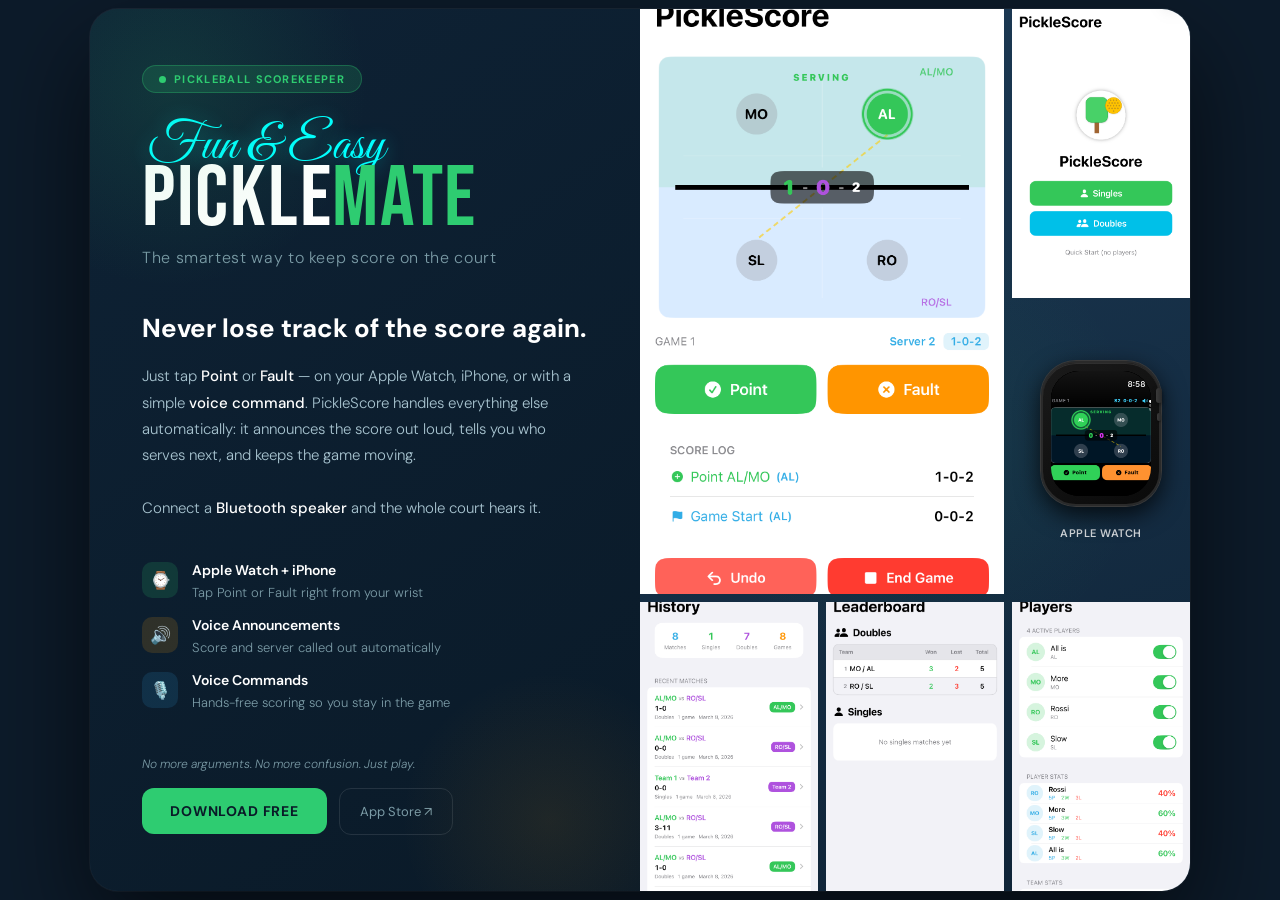
<file: index.html>
<!DOCTYPE html>
<html lang="en">
<head>
<meta charset="UTF-8">
<meta name="viewport" content="width=device-width, initial-scale=1.0">
<title>PickleScore – Brochure</title>
<link href="https://fonts.googleapis.com/css2?family=Bebas+Neue&family=DM+Sans:ital,wght@0,300;0,400;0,500;0,700;1,300;1,400&family=Great+Vibes&display=swap" rel="stylesheet">
<style>
  *, *::before, *::after { box-sizing: border-box; margin: 0; padding: 0; }

  :root {
    --green: #2ECC71;
    --orange: #F39C12;
    --navy: #0D1B2A;
    --slate: #1A2E42;
    --light: #F4F9F4;
    --muted: #7B9BA6;
    --white: #FFFFFF;
  }

  body {
    background: var(--navy);
    font-family: 'DM Sans', sans-serif;
    color: var(--white);
    min-height: 100vh;
    display: flex;
    align-items: center;
    justify-content: center;
    padding: 0;
  }

  .brochure {
    width: 1100px;
    min-height: 700px;
    background: var(--slate);
    border-radius: 28px;
    overflow: hidden;
    display: grid;
    grid-template-columns: 1fr 1fr;
    box-shadow: 0 40px 100px rgba(0,0,0,0.6), 0 0 0 1px rgba(255,255,255,0.06);
    position: relative;
  }

  /* ── LEFT PANEL ── */
  .left {
    background: linear-gradient(145deg, #0e2235 0%, #0a1a28 100%);
    padding: 56px 52px;
    display: flex;
    flex-direction: column;
    justify-content: space-between;
    position: relative;
    overflow: hidden;
  }

  .left::before {
    content: '';
    position: absolute;
    top: -120px; left: -120px;
    width: 400px; height: 400px;
    background: radial-gradient(circle, rgba(46,204,113,0.12) 0%, transparent 70%);
    pointer-events: none;
  }

  .left::after {
    content: '';
    position: absolute;
    bottom: -80px; right: -60px;
    width: 300px; height: 300px;
    background: radial-gradient(circle, rgba(243,156,18,0.09) 0%, transparent 70%);
    pointer-events: none;
  }

  .badge {
    display: inline-flex;
    align-items: center;
    gap: 8px;
    background: rgba(46,204,113,0.15);
    border: 1px solid rgba(46,204,113,0.3);
    border-radius: 100px;
    padding: 6px 16px;
    font-size: 11px;
    font-weight: 700;
    letter-spacing: 0.12em;
    color: var(--green);
    text-transform: uppercase;
    width: fit-content;
    margin-bottom: 28px;
  }

  .badge::before {
    content: '';
    width: 7px; height: 7px;
    background: var(--green);
    border-radius: 50%;
  }

  .brand-wrapper {
    display: inline-block;
    margin-bottom: 8px;
  }

  .easy-script {
    font-family: 'Great Vibes', cursive;
    font-size: 52px;
    color: cyan;
    line-height: 1;
    display: block;
    margin-bottom: -12px;
    margin-left: 6px;
    text-shadow: 0 2px 20px rgba(0,255,255,0.4);
  }

  .brand {
    font-family: 'Bebas Neue', sans-serif;
    font-size: 86px;
    line-height: 0.9;
    letter-spacing: 0.02em;
    color: var(--white);
  }

  .brand span {
    color: var(--green);
  }

  .tagline {
    font-size: 16px;
    font-weight: 300;
    color: var(--muted);
    letter-spacing: 0.04em;
    margin-bottom: 44px;
  }

  .headline {
    font-size: 26px;
    font-weight: 700;
    line-height: 1.3;
    color: var(--white);
    margin-bottom: 18px;
  }

  .body-copy {
    font-size: 15px;
    font-weight: 300;
    line-height: 1.75;
    color: #a8c4d0;
    margin-bottom: 40px;
  }

  .body-copy strong {
    color: var(--white);
    font-weight: 500;
  }

  .features {
    display: flex;
    flex-direction: column;
    gap: 14px;
    margin-bottom: 44px;
  }

  .feature {
    display: flex;
    align-items: flex-start;
    gap: 14px;
  }

  .feature-icon {
    width: 36px; height: 36px;
    border-radius: 10px;
    display: flex; align-items: center; justify-content: center;
    font-size: 17px;
    flex-shrink: 0;
    margin-top: 1px;
  }

  .feature-icon.green { background: rgba(46,204,113,0.15); }
  .feature-icon.orange { background: rgba(243,156,18,0.15); }
  .feature-icon.blue { background: rgba(52,152,219,0.15); }

  .feature-text strong {
    display: block;
    font-size: 14px;
    font-weight: 600;
    color: var(--white);
    margin-bottom: 2px;
  }

  .feature-text span {
    font-size: 13px;
    color: var(--muted);
    font-weight: 300;
  }

  .cta-row {
    display: flex;
    gap: 12px;
    align-items: center;
  }

  .btn-primary {
    background: var(--green);
    color: #0a1a28;
    font-family: 'DM Sans', sans-serif;
    font-size: 14px;
    font-weight: 700;
    letter-spacing: 0.06em;
    text-transform: uppercase;
    padding: 14px 28px;
    border-radius: 12px;
    border: none;
    cursor: pointer;
    text-decoration: none;
    display: inline-block;
  }

  .btn-ghost {
    background: transparent;
    color: var(--muted);
    font-family: 'DM Sans', sans-serif;
    font-size: 13px;
    font-weight: 400;
    padding: 14px 20px;
    border-radius: 12px;
    border: 1px solid rgba(255,255,255,0.1);
    cursor: pointer;
    text-decoration: none;
    display: inline-block;
  }

  /* ── RIGHT PANEL ── */
  .right {
    background: linear-gradient(160deg, #1c3a55 0%, #0f2336 100%);
    display: flex;
    flex-direction: column;
    align-items: center;
    justify-content: center;
    padding: 0;
    position: relative;
    overflow: hidden;
    gap: 0;
  }

  .right::before {
    content: '';
    position: absolute;
    top: 50%; left: 50%;
    transform: translate(-50%, -50%);
    width: 500px; height: 500px;
    background: radial-gradient(circle, rgba(46,204,113,0.07) 0%, transparent 65%);
    pointer-events: none;
  }

  .devices-wrapper {
    position: relative;
    width: 100%;
    display: flex;
    align-items: center;
    justify-content: center;
  }

  .device-img {
    width: 100%;
    max-width: 420px;
    border-radius: 20px;
    box-shadow: 0 30px 80px rgba(0,0,0,0.5), 0 0 0 1px rgba(255,255,255,0.05);
    display: block;
  }

  .score-badge {
    position: absolute;
    bottom: -18px;
    right: 10px;
    background: var(--navy);
    border: 1px solid rgba(46,204,113,0.25);
    border-radius: 16px;
    padding: 14px 20px;
    display: flex;
    align-items: center;
    gap: 12px;
    box-shadow: 0 12px 40px rgba(0,0,0,0.4);
  }

  .score-dot {
    width: 10px; height: 10px;
    background: var(--green);
    border-radius: 50%;
    box-shadow: 0 0 10px rgba(46,204,113,0.7);
    animation: pulse 2s infinite;
  }

  @keyframes pulse {
    0%, 100% { opacity: 1; transform: scale(1); }
    50% { opacity: 0.5; transform: scale(0.8); }
  }

  .score-label {
    font-size: 12px;
    color: var(--muted);
    font-weight: 400;
  }

  .score-val {
    font-size: 13px;
    color: var(--white);
    font-weight: 600;
  }

  .divider {
    width: 1px;
    height: 30px;
    background: linear-gradient(to bottom, transparent, rgba(255,255,255,0.2), transparent);
    margin: 0 4px;
    align-self: center;
  }

  .phone-display {
    display: flex;
    flex-direction: column;
    align-items: center;
    margin-bottom: 20px;
  }

  /* ── PIXEL-PERFECT iPHONE FRAME ── */
  .iphone-frame {
    position: relative;
    width: 248px;
    /* body */
    background: linear-gradient(160deg, #2c2c2e 0%, #1c1c1e 40%, #141414 100%);
    border-radius: 50px;
    padding: 16px 9px 18px;
    /* outer ring (titanium band) */
    box-shadow:
      /* inner highlight */
      inset 0 1px 0 rgba(255,255,255,0.18),
      inset 0 -1px 0 rgba(0,0,0,0.6),
      /* titanium band */
      0 0 0 1.5px #4a4a4c,
      0 0 0 3px #2a2a2c,
      0 0 0 4px #3c3c3e,
      /* outer shadow */
      0 40px 80px rgba(0,0,0,0.8),
      0 10px 30px rgba(0,0,0,0.5);
  }

  /* Volume buttons LEFT */
  .iphone-frame::before {
    content: '';
    position: absolute;
    left: -5px;
    top: 90px;
    width: 4px;
    height: 30px;
    background: linear-gradient(180deg, #3a3a3c, #2a2a2c);
    border-radius: 3px 0 0 3px;
    box-shadow: 0 38px 0 #3a3a3c, 0 72px 0 #3a3a3c, -1px 0 0 rgba(255,255,255,0.1);
  }

  /* Power button RIGHT */
  .iphone-frame::after {
    content: '';
    position: absolute;
    right: -5px;
    top: 118px;
    width: 4px;
    height: 56px;
    background: linear-gradient(180deg, #3a3a3c, #2a2a2c);
    border-radius: 0 3px 3px 0;
    box-shadow: 1px 0 0 rgba(255,255,255,0.08);
  }

  /* Dynamic Island */
  .iphone-dynamic-island {
    width: 88px;
    height: 26px;
    background: #000;
    border-radius: 20px;
    margin: 0 auto 8px;
    position: relative;
    z-index: 10;
    box-shadow: 0 0 0 1px rgba(255,255,255,0.05), inset 0 1px 2px rgba(0,0,0,0.8);
    display: flex;
    align-items: center;
    justify-content: center;
    gap: 8px;
  }

  /* Camera dot inside Dynamic Island */
  .iphone-dynamic-island::before {
    content: '';
    width: 9px; height: 9px;
    background: #0a0a0a;
    border-radius: 50%;
    border: 1px solid #1a1a1a;
    box-shadow: inset 0 0 3px rgba(100,180,255,0.15);
  }

  /* Speaker dot inside Dynamic Island */
  .iphone-dynamic-island::after {
    content: '';
    width: 4px; height: 4px;
    background: #111;
    border-radius: 50%;
  }

  .iphone-screen-wrap {
    overflow: hidden;
    border-radius: 38px;
    width: 100%;
    aspect-ratio: 9/19.5;
    background: #000;
    /* Screen inner shadow / bezel */
    box-shadow:
      inset 0 0 0 1px rgba(0,0,0,0.9),
      inset 0 2px 4px rgba(0,0,0,0.6);
    position: relative;
  }

  /* Screen glare/reflection overlay */
  .iphone-screen-wrap::after {
    content: '';
    position: absolute;
    top: 0; left: 0; right: 0;
    height: 40%;
    background: linear-gradient(180deg, rgba(255,255,255,0.04) 0%, transparent 100%);
    pointer-events: none;
    z-index: 5;
    border-radius: 38px 38px 0 0;
  }



  .iphone-home-bar {
    width: 90px;
    height: 4px;
    background: rgba(255,255,255,0.22);
    border-radius: 4px;
    margin: 10px auto 0;
    box-shadow: 0 1px 3px rgba(0,0,0,0.5);
  }



  .devices-row {
    display: flex;
    gap: 16px;
    align-items: center;
    justify-content: center;
    width: 100%;
    margin-bottom: 24px;
  }

  .iphone-wrap {
    flex: 0 0 auto;
  }

  .img-iphone {
    width: 210px;
    border-radius: 28px;
    box-shadow: 0 24px 60px rgba(0,0,0,0.55), 0 0 0 1px rgba(255,255,255,0.07);
    display: block;
  }

  .watch-mega-col {
    display: flex;
    flex-direction: column;
    gap: 14px;
    align-items: center;
  }



  .img-watch {
    width: 180px;
    border-radius: 26px;
    box-shadow: 0 16px 40px rgba(0,0,0,0.5), 0 0 0 1px rgba(255,255,255,0.07);
    display: block;
  }

  .mega-wrap {
    display: flex;
    flex-direction: column;
    align-items: center;
    gap: 6px;
    background: rgba(46,204,113,0.08);
    border: 1px solid rgba(46,204,113,0.2);
    border-radius: 16px;
    padding: 12px 16px;
    width: 180px;
  }

  .img-mega {
    width: 90px;
    display: block;
    filter: drop-shadow(0 4px 12px rgba(46,204,113,0.3));
  }

  .mega-label {
    font-size: 11px;
    font-weight: 600;
    color: var(--green);
    text-align: center;
    letter-spacing: 0.04em;
    text-transform: uppercase;
  }

  /* Image Collage Styles */
  .image-collage {
    display: grid;
    grid-template-columns: repeat(3, 1fr);
    grid-template-rows: repeat(3, 1fr);
    gap: 8px;
    width: 100%;
    height: 100%;
    padding: 0;
    background: transparent;
    border-radius: 0;
    border: none;
    position: absolute;
    top: 0;
    left: 0;
    right: 0;
    bottom: 0;
  }

  .collage-item {
    border-radius: 0;
    overflow: hidden;
    box-shadow: none;
    transition: transform 0.3s ease, box-shadow 0.3s ease;
    position: relative;
  }

  .collage-item:hover {
    transform: scale(1.02);
    box-shadow: 0 8px 25px rgba(0,0,0,0.3);
    z-index: 2;
  }

  .collage-item img {
    width: 100%;
    height: 100%;
    object-fit: cover;
    display: block;
  }

  /* Special positioning for featured items */
  .collage-item:nth-child(1) {
    grid-column: 1 / 3;
    grid-row: 1 / 3;
  }

  .collage-item:nth-child(2) {
    grid-column: 3;
    grid-row: 1;
  }

  .collage-item:nth-child(4) {
    grid-column: 1;
    grid-row: 3;
  }

  .collage-item:nth-child(5) {
    grid-column: 2;
    grid-row: 3;
  }

  .collage-item:nth-child(6) {
    grid-column: 3;
    grid-row: 3;
  }

  /* Apple Watch gets special treatment - positioned in empty right area */
  .collage-item.watch {
    grid-column: 3;
    grid-row: 2;
    align-self: center;
    justify-self: center;
    width: 100%;
    height: 100%;
    border-radius: 0;
    overflow: visible;
    background: transparent;
    display: flex;
    flex-direction: column;
    align-items: center;
    justify-content: center;
    gap: 12px;
  }

  .watch-label {
    font-size: 11px;
    font-weight: 600;
    color: rgba(255, 255, 255, 0.8);
    text-align: center;
    letter-spacing: 0.05em;
    text-transform: uppercase;
    margin-top: 8px;
  }

  /* Apple Watch Frame */
  .apple-watch-frame {
    position: relative;
    width: 120px;
    height: 145px;
    background: linear-gradient(145deg, #1a1a1a 0%, #0a0a0a 100%);
    border-radius: 35px;
    border: 2px solid #2a2a2a;
    box-shadow: 
      0 0 0 1px #3a3a3a,
      0 8px 25px rgba(0,0,0,0.8),
      inset 0 1px 0 rgba(255,255,255,0.1);
    display: flex;
    align-items: center;
    justify-content: center;
    padding: 8px;
  }

  /* Digital Crown */
  .apple-watch-frame::before {
    content: '';
    position: absolute;
    right: -3px;
    top: 25px;
    width: 6px;
    height: 15px;
    background: linear-gradient(90deg, #3a3a3a, #2a2a2a);
    border-radius: 3px;
    box-shadow: 0 2px 4px rgba(0,0,0,0.5);
  }

  /* Side Button */
  .apple-watch-frame::after {
    content: '';
    position: absolute;
    right: -2px;
    top: 50px;
    width: 4px;
    height: 8px;
    background: linear-gradient(90deg, #3a3a3a, #2a2a2a);
    border-radius: 2px;
    box-shadow: 0 1px 2px rgba(0,0,0,0.5);
  }

  .apple-watch-screen {
    width: 100%;
    height: 100%;
    border-radius: 28px;
    overflow: hidden;
    background: #000;
    box-shadow: 
      inset 0 0 0 1px rgba(0,0,0,0.9),
      inset 0 1px 2px rgba(0,0,0,0.8);
    position: relative;
  }

  .apple-watch-screen img {
    width: 100%;
    height: 100%;
    object-fit: cover;
    display: block;
  }

  /* Screen reflection */
  .apple-watch-screen::after {
    content: '';
    position: absolute;
    top: 0;
    left: 0;
    right: 0;
    height: 30%;
    background: linear-gradient(180deg, rgba(255,255,255,0.08) 0%, transparent 100%);
    pointer-events: none;
    border-radius: 28px 28px 0 0;
  }

  /* Add subtle animation for the collage */
  .image-collage {
    animation: fadeInUp 0.8s ease-out;
  }

  @keyframes fadeInUp {
    from {
      opacity: 0;
      transform: translateY(20px);
    }
    to {
      opacity: 1;
      transform: translateY(0);
    }
  }

  /* Print-friendly adjustments */
  @media print {
    body { background: white; }
    .brochure { box-shadow: none; }
    .image-collage { display: none; }
  }
</style>
</head>
<body>

<script>
// Pills are now fixed in position - no drag functionality needed
</script>

<div class="brochure">

  <!-- LEFT -->
  <div class="left">
    <div>
      <div class="badge">Pickleball Scorekeeper</div>
      <div class="brand-wrapper">
        <span class="easy-script">Fun & Easy</span>
        <div class="brand">Pickle<span>Mate</span></div>
      </div>
      <div class="tagline">The smartest way to keep score on the court</div>

      <div class="headline">Never lose track of the score again.</div>

      <p class="body-copy">
        Just tap <strong>Point</strong> or <strong>Fault</strong> — on your Apple Watch, iPhone,
        or with a simple <strong>voice command</strong>. PickleScore handles everything else
        automatically: it announces the score out loud, tells you who serves next,
        and keeps the game moving.<br><br>
        Connect a <strong>Bluetooth speaker</strong> and the whole court hears it.
      </p>

      <div class="features">
        <div class="feature">
          <div class="feature-icon green">⌚</div>
          <div class="feature-text">
            <strong>Apple Watch + iPhone</strong>
            <span>Tap Point or Fault right from your wrist</span>
          </div>
        </div>
        <div class="feature">
          <div class="feature-icon orange">🔊</div>
          <div class="feature-text">
            <strong>Voice Announcements</strong>
            <span>Score and server called out automatically</span>
          </div>
        </div>
        <div class="feature">
          <div class="feature-icon blue">🎙️</div>
          <div class="feature-text">
            <strong>Voice Commands</strong>
            <span>Hands-free scoring so you stay in the game</span>
          </div>
        </div>
      </div>
    </div>

    <div>
      <p style="font-size:12px; color: var(--muted); margin-bottom: 16px; font-style: italic; font-weight: 300;">
        No more arguments. No more confusion. Just play.
      </p>
      <div class="cta-row">
        <a class="btn-primary" href="#">Download Free</a>
        <a class="btn-ghost" href="#">App Store ↗</a>
      </div>
    </div>
  </div>

  <!-- RIGHT -->
  <div class="right">

    <!-- Image Collage -->
    <div class="image-collage">
      <div class="collage-item">
        <img src="Simulator Screenshot - iPhone 16e - 2026-03-08 at 20.52.49.png" alt="PickleScore iPhone Interface">
      </div>
      <div class="collage-item">
        <img src="Simulator Screenshot - iPhone 17 Pro - 2026-03-08 at 16.20.19.png" alt="PickleScore iPhone App">
      </div>
      <div class="collage-item watch">
        <div class="apple-watch-frame">
          <div class="apple-watch-screen">
            <img src="Simulator Screenshot - Apple Watch Series 11 (46mm) - 2026-03-08 at 20.58.11.png" alt="PickleScore Apple Watch">
          </div>
        </div>
        <div class="watch-label">Apple Watch</div>
      </div>
      <div class="collage-item">
        <img src="Simulator Screenshot - iPhone 16e - 2026-03-08 at 20.53.11.png" alt="PickleScore Score Tracking">
      </div>
      <div class="collage-item">
        <img src="Simulator Screenshot - iPhone 16e - 2026-03-08 at 20.53.19.png" alt="PickleScore Settings">
      </div>
      <div class="collage-item">
        <img src="Simulator Screenshot - iPhone 16e - 2026-03-08 at 20.53.28.png" alt="PickleScore Features">
      </div>
    </div>
  </div>

</div>


</div>

</body>
</html>
</file>
